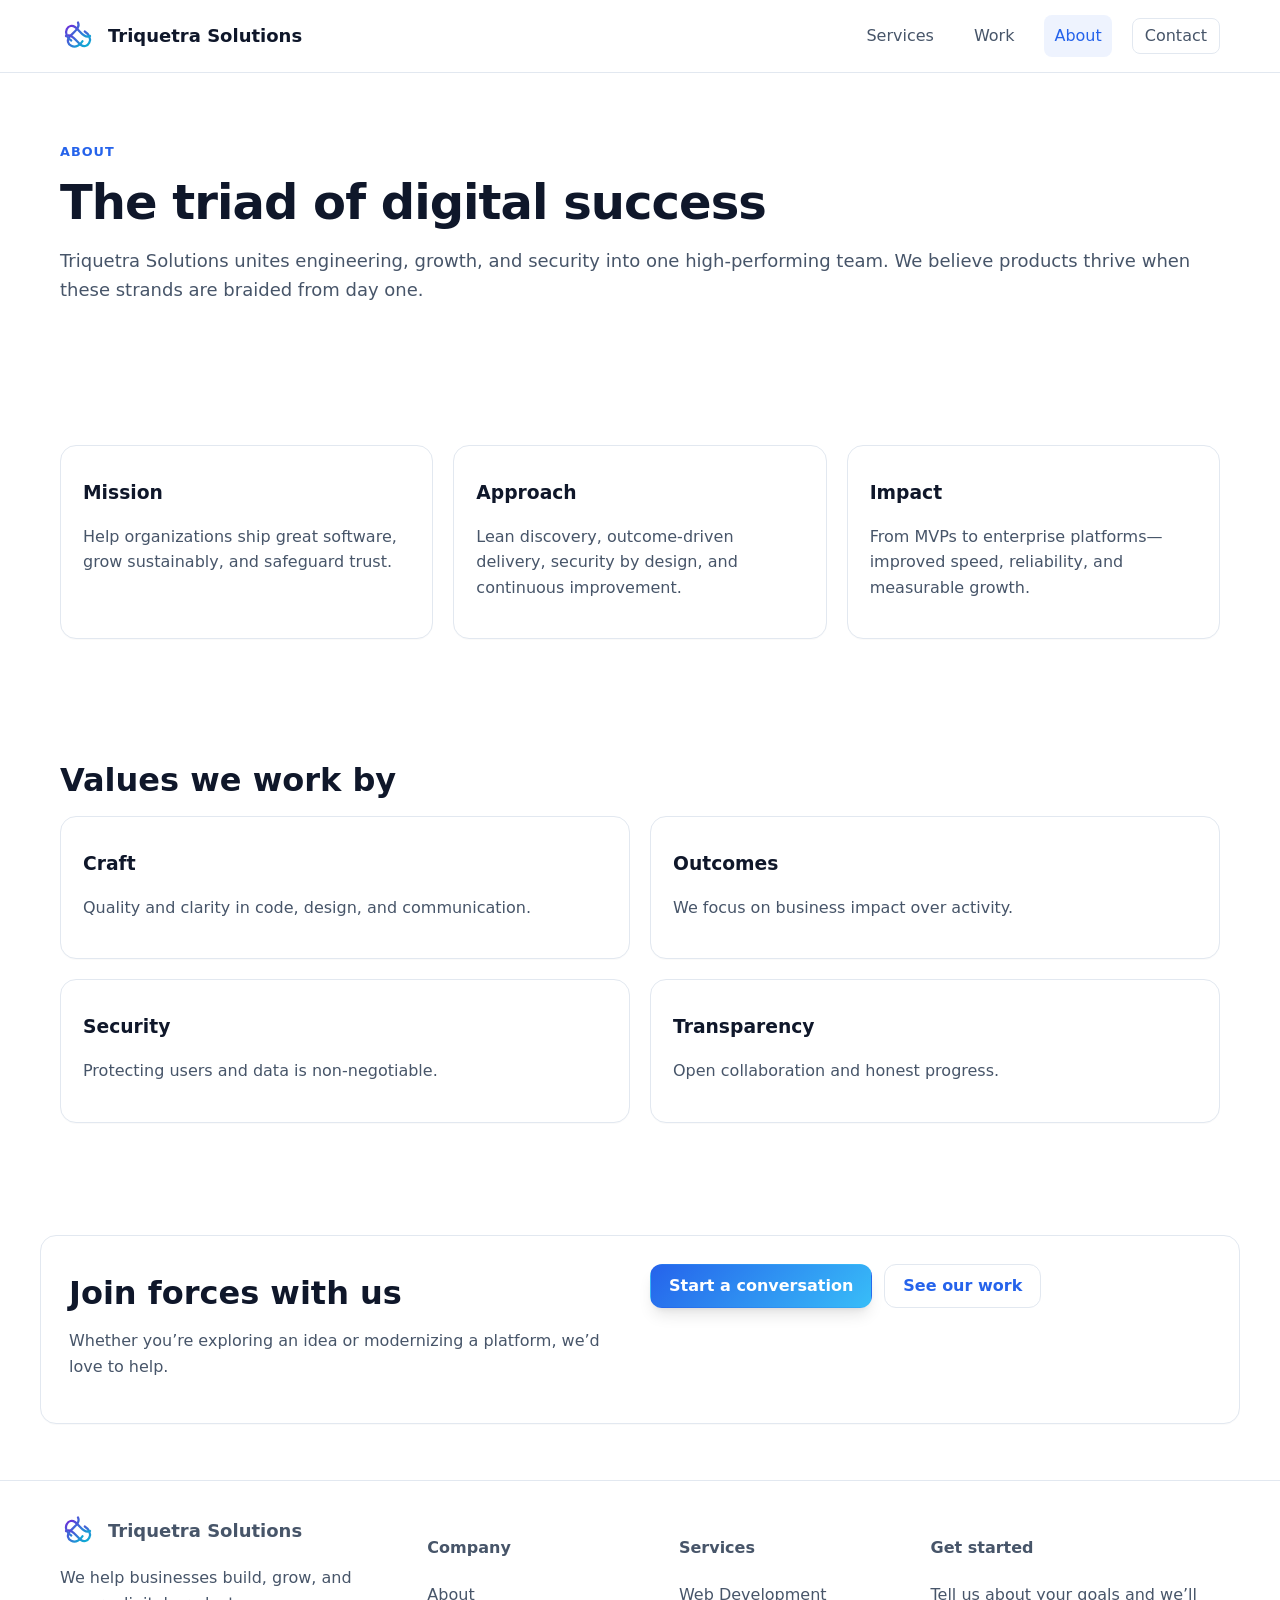
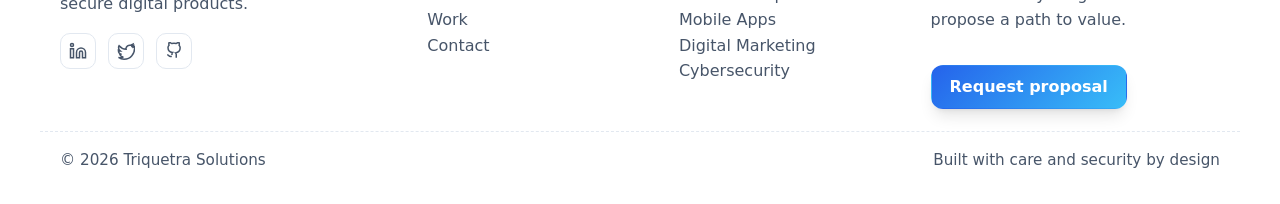
<file: about.html>
<!doctype html>
<html lang="en">
  <head>
    <meta charset="utf-8">
    <meta name="viewport" content="width=device-width, initial-scale=1">
    <title>About — Triquetra Solutions</title>
    <meta name="description" content="Learn about Triquetra Solutions—our mission, approach, and values across engineering, marketing, and security.">
    <link rel="icon" href="/assets/img/logo.svg" type="image/svg+xml">
    <link rel="stylesheet" href="/assets/css/styles.css">
  </head>
  <body>
    <header class="header">
      <div class="container navbar">
        <a class="brand" href="/">
          <img src="/assets/img/logo.svg" alt="Triquetra logo" class="brand-mark">
          <span>Triquetra Solutions</span>
        </a>
        <nav class="nav" aria-label="Primary">
          <a href="/services.html">Services</a>
          <a href="/work.html">Work</a>
          <a href="/about.html" aria-current="page">About</a>
          <a href="/contact.html" class="btn btn-secondary" style="height:36px;padding:0 12px;">Contact</a>
        </nav>
        <button class="menu-toggle" data-menu-toggle aria-label="Toggle menu" aria-expanded="false">
          <svg width="22" height="22" viewBox="0 0 24 24" fill="none" stroke="#334155" stroke-width="2" stroke-linecap="round"><path d="M3 6h18M3 12h18M3 18h18"/></svg>
        </button>
      </div>
      <div id="mobile-menu" class="mobile-menu" aria-label="Mobile navigation">
        <div class="nav">
          <a href="/services.html">Services</a>
          <a href="/work.html">Work</a>
          <a href="/about.html" aria-current="page">About</a>
          <a href="/contact.html">Contact</a>
        </div>
      </div>
    </header>

    <main>
      <section class="section">
        <div class="container">
          <p class="kicker reveal">About</p>
          <h1 class="h1 reveal" data-reveal-delay="80">The triad of digital success</h1>
          <p class="lead reveal" data-reveal-delay="140">Triquetra Solutions unites engineering, growth, and security into one high‑performing team. We believe products thrive when these strands are braided from day one.</p>
        </div>
      </section>

      <section class="section">
        <div class="container grid grid-3">
          <div class="card reveal">
            <h3>Mission</h3>
            <p class="subtle">Help organizations ship great software, grow sustainably, and safeguard trust.</p>
          </div>
          <div class="card reveal" data-reveal-delay="120">
            <h3>Approach</h3>
            <p class="subtle">Lean discovery, outcome‑driven delivery, security by design, and continuous improvement.</p>
          </div>
          <div class="card reveal" data-reveal-delay="240">
            <h3>Impact</h3>
            <p class="subtle">From MVPs to enterprise platforms—improved speed, reliability, and measurable growth.</p>
          </div>
        </div>
      </section>

      <section class="section">
        <div class="container">
          <h2 class="h2 reveal">Values we work by</h2>
          <div class="grid grid-2 mt-4">
            <div class="card reveal">
              <h3>Craft</h3>
              <p class="subtle">Quality and clarity in code, design, and communication.</p>
            </div>
            <div class="card reveal" data-reveal-delay="120">
              <h3>Outcomes</h3>
              <p class="subtle">We focus on business impact over activity.</p>
            </div>
            <div class="card reveal" data-reveal-delay="240">
              <h3>Security</h3>
              <p class="subtle">Protecting users and data is non‑negotiable.</p>
            </div>
            <div class="card reveal" data-reveal-delay="360">
              <h3>Transparency</h3>
              <p class="subtle">Open collaboration and honest progress.</p>
            </div>
          </div>
        </div>
      </section>

      <section class="section">
        <div class="container card" style="padding:28px;">
          <div class="grid grid-2">
            <div class="reveal">
              <h2 class="h2">Join forces with us</h2>
              <p class="subtle">Whether you’re exploring an idea or modernizing a platform, we’d love to help.</p>
            </div>
            <div class="btn-row reveal" data-reveal-delay="120">
              <a class="btn btn-primary" href="/contact.html">Start a conversation</a>
              <a class="btn btn-secondary" href="/work.html">See our work</a>
            </div>
          </div>
        </div>
      </section>
    </main>

    <footer class="footer">
      <div class="container footer-top">
        <div>
          <a class="brand" href="/">
            <img src="/assets/img/logo.svg" class="brand-mark" alt="Triquetra logo">
            <span>Triquetra Solutions</span>
          </a>
          <p class="mt-4 subtle">We help businesses build, grow, and secure digital products.</p>
          <div class="social mt-4">
            <a href="#" aria-label="LinkedIn"><svg width="18" height="18" viewBox="0 0 24 24" fill="none" stroke="#475569" stroke-width="2"><path d="M16 8a6 6 0 0 1 6 6v7h-4v-7a2 2 0 0 0-2-2 2 2 0 0 0-2 2v7h-4v-7a6 6 0 0 1 6-6z"/><rect x="2" y="9" width="4" height="12"/><circle cx="4" cy="4" r="2"/></svg></a>
            <a href="#" aria-label="Twitter"><svg width="18" height="18" viewBox="0 0 24 24" fill="none" stroke="#475569" stroke-width="2"><path d="M22 5c-1 .5-2 .8-3 .9 1-.6 2-1.7 2.3-2.9-1 .6-2.1 1.1-3.3 1.3A5 5 0 0 0 12 8.5c0 .4 0 .8.1 1.2C8.3 9.5 5 7.7 2.8 5c-.5.8-.7 1.7-.7 2.7 0 1.8.9 3.3 2.2 4.2-.9 0-1.7-.3-2.4-.7v.1c0 2.5 1.8 4.6 4.1 5.1-.4.1-.9.2-1.4.2-.3 0-.6 0-.8-.1.6 2 2.5 3.5 4.7 3.6A10 10 0 0 1 2 20.6 14 14 0 0 0 9.5 23c9 0 13.9-7.6 13.9-14.2v-.6A9.7 9.7 0 0 0 24 6c-.8.4-1.6.7-2.5.9z"/></svg></a>
            <a href="#" aria-label="GitHub"><svg width="18" height="18" viewBox="0 0 24 24" fill="none" stroke="#475569" stroke-width="2"><path d="M9 19c-4 1.5-4-2-6-2m12 4v-3.9a3.4 3.4 0 0 0-.9-2.6c3-.3 6.1-1.5 6.1-6.7a5.2 5.2 0 0 0-1.4-3.6 4.9 4.9 0 0 0-.1-3.6s-1.1-.3-3.6 1.4a12.3 12.3 0 0 0-6.2 0C6.6.3 5.5.6 5.5.6a4.9 4.9 0 0 0-.1 3.6A5.2 5.2 0 0 0 4 7.2c0 5.2 3.1 6.4 6.1 6.7-.4.4-.7 1-.8 1.6-.1.6 0 1.3 0 1.9"/></svg></a>
          </div>
        </div>
        <div>
          <h4>Company</h4>
          <ul class="subtle" style="list-style:none; padding:0; margin:10px 0 0;">
            <li><a href="/about.html" aria-current="page">About</a></li>
            <li><a href="/work.html">Work</a></li>
            <li><a href="/contact.html">Contact</a></li>
          </ul>
        </div>
        <div>
          <h4>Services</h4>
          <ul class="subtle" style="list-style:none; padding:0; margin:10px 0 0;">
            <li><a href="/services.html#web">Web Development</a></li>
            <li><a href="/services.html#mobile">Mobile Apps</a></li>
            <li><a href="/services.html#marketing">Digital Marketing</a></li>
            <li><a href="/services.html#cyber">Cybersecurity</a></li>
          </ul>
        </div>
        <div>
          <h4>Get started</h4>
          <p class="subtle">Tell us about your goals and we’ll propose a path to value.</p>
          <a class="btn btn-primary mt-4" href="/contact.html">Request proposal</a>
        </div>
      </div>
      <div class="container footer-bottom">
        <span>© <span id="year"></span> Triquetra Solutions</span>
        <span class="subtle">Built with care and security by design</span>
      </div>
    </footer>

    <script src="/assets/js/main.js" defer></script>
    <script>document.getElementById('year').textContent = new Date().getFullYear();</script>
  </body>
</html>
</file>
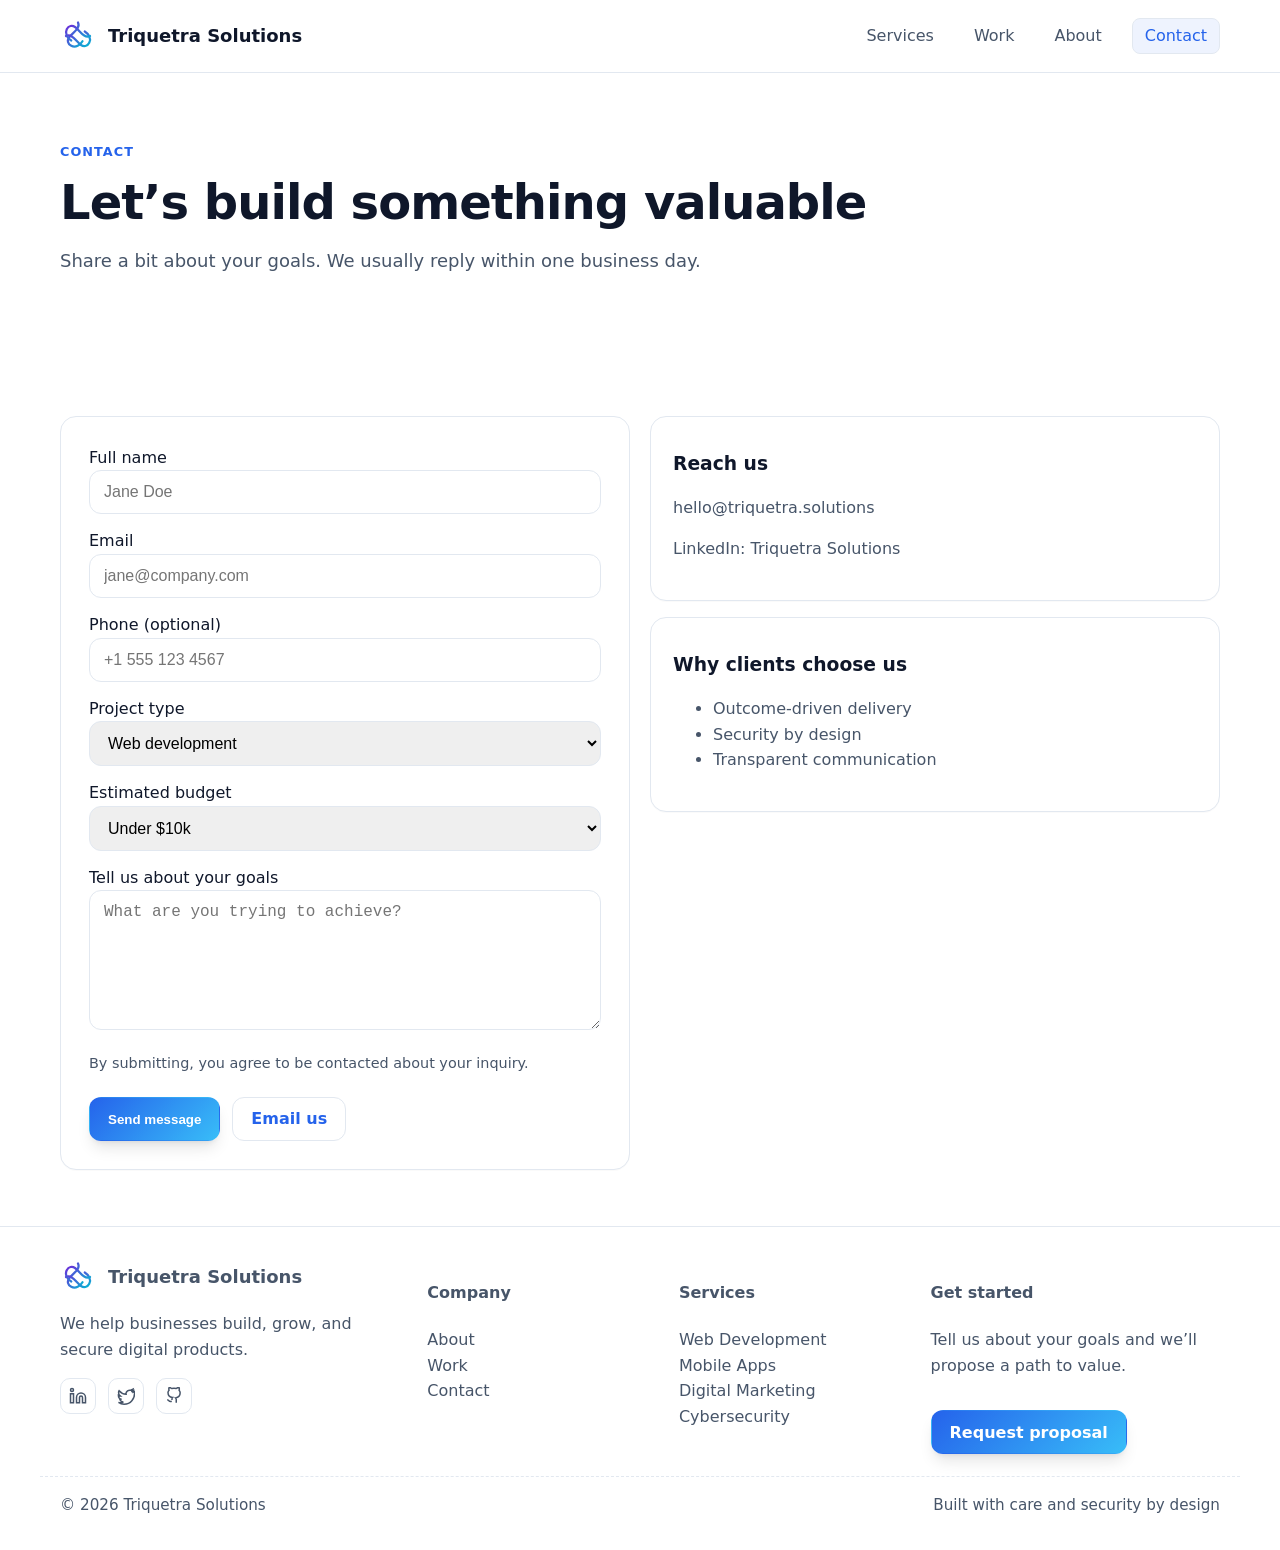
<file: contact.html>
<!doctype html>
<html lang="en">
  <head>
    <meta charset="utf-8">
    <meta name="viewport" content="width=device-width, initial-scale=1">
    <title>Contact — Triquetra Solutions</title>
    <meta name="description" content="Contact Triquetra Solutions to discuss your web, mobile, marketing, or cybersecurity needs.">
    <link rel="icon" href="/assets/img/logo.svg" type="image/svg+xml">
    <link rel="stylesheet" href="/assets/css/styles.css">
  </head>
  <body>
    <header class="header">
      <div class="container navbar">
        <a class="brand" href="/">
          <img src="/assets/img/logo.svg" alt="Triquetra logo" class="brand-mark">
          <span>Triquetra Solutions</span>
        </a>
        <nav class="nav" aria-label="Primary">
          <a href="/services.html">Services</a>
          <a href="/work.html">Work</a>
          <a href="/about.html">About</a>
          <a href="/contact.html" aria-current="page" class="btn btn-secondary" style="height:36px;padding:0 12px;">Contact</a>
        </nav>
        <button class="menu-toggle" data-menu-toggle aria-label="Toggle menu" aria-expanded="false">
          <svg width="22" height="22" viewBox="0 0 24 24" fill="none" stroke="#334155" stroke-width="2" stroke-linecap="round"><path d="M3 6h18M3 12h18M3 18h18"/></svg>
        </button>
      </div>
      <div id="mobile-menu" class="mobile-menu" aria-label="Mobile navigation">
        <div class="nav">
          <a href="/services.html">Services</a>
          <a href="/work.html">Work</a>
          <a href="/about.html">About</a>
          <a href="/contact.html" aria-current="page">Contact</a>
        </div>
      </div>
    </header>

    <main>
      <section class="section">
        <div class="container">
          <p class="kicker reveal">Contact</p>
          <h1 class="h1 reveal" data-reveal-delay="80">Let’s build something valuable</h1>
          <p class="lead reveal" data-reveal-delay="140">Share a bit about your goals. We usually reply within one business day.</p>
        </div>
      </section>

      <section class="section">
        <div class="container grid grid-2">
          <div class="card" style="padding:28px;">
            <form id="contact-form" action="mailto:hello@triquetra.solutions" method="post" class="form">
              <div>
                <label for="name">Full name</label>
                <input class="input" id="name" name="name" type="text" placeholder="Jane Doe" required>
              </div>
              <div>
                <label for="email">Email</label>
                <input class="input" id="email" name="email" type="email" placeholder="jane@company.com" required>
              </div>
              <div>
                <label for="phone">Phone (optional)</label>
                <input class="input" id="phone" name="phone" type="tel" placeholder="+1 555 123 4567">
              </div>
              <div>
                <label for="project">Project type</label>
                <select class="select" id="project" name="project">
                  <option>Web development</option>
                  <option>Mobile app</option>
                  <option>Digital marketing</option>
                  <option>Cybersecurity</option>
                  <option>Other</option>
                </select>
              </div>
              <div>
                <label for="budget">Estimated budget</label>
                <select class="select" id="budget" name="budget">
                  <option>Under $10k</option>
                  <option>$10k–$25k</option>
                  <option>$25k–$50k</option>
                  <option>$50k+</option>
                </select>
              </div>
              <div>
                <label for="message">Tell us about your goals</label>
                <textarea class="textarea" id="message" name="message" placeholder="What are you trying to achieve?" required></textarea>
              </div>
              <div class="helper">By submitting, you agree to be contacted about your inquiry.</div>
              <div class="btn-row mt-2">
                <button type="submit" class="btn btn-primary">Send message</button>
                <a class="btn btn-secondary" href="mailto:hello@triquetra.solutions">Email us</a>
              </div>
            </form>
          </div>
          <div>
            <div class="card reveal">
              <h3>Reach us</h3>
              <p class="subtle">hello@triquetra.solutions</p>
              <p class="subtle">LinkedIn: Triquetra Solutions</p>
            </div>
            <div class="card mt-4 reveal" data-reveal-delay="120">
              <h3>Why clients choose us</h3>
              <ul class="subtle">
                <li>Outcome‑driven delivery</li>
                <li>Security by design</li>
                <li>Transparent communication</li>
              </ul>
            </div>
          </div>
        </div>
      </section>
    </main>

    <footer class="footer">
      <div class="container footer-top">
        <div>
          <a class="brand" href="/">
            <img src="/assets/img/logo.svg" class="brand-mark" alt="Triquetra logo">
            <span>Triquetra Solutions</span>
          </a>
          <p class="mt-4 subtle">We help businesses build, grow, and secure digital products.</p>
          <div class="social mt-4">
            <a href="#" aria-label="LinkedIn"><svg width="18" height="18" viewBox="0 0 24 24" fill="none" stroke="#475569" stroke-width="2"><path d="M16 8a6 6 0 0 1 6 6v7h-4v-7a2 2 0 0 0-2-2 2 2 0 0 0-2 2v7h-4v-7a6 6 0 0 1 6-6z"/><rect x="2" y="9" width="4" height="12"/><circle cx="4" cy="4" r="2"/></svg></a>
            <a href="#" aria-label="Twitter"><svg width="18" height="18" viewBox="0 0 24 24" fill="none" stroke="#475569" stroke-width="2"><path d="M22 5c-1 .5-2 .8-3 .9 1-.6 2-1.7 2.3-2.9-1 .6-2.1 1.1-3.3 1.3A5 5 0 0 0 12 8.5c0 .4 0 .8.1 1.2C8.3 9.5 5 7.7 2.8 5c-.5.8-.7 1.7-.7 2.7 0 1.8.9 3.3 2.2 4.2-.9 0-1.7-.3-2.4-.7v.1c0 2.5 1.8 4.6 4.1 5.1-.4.1-.9.2-1.4.2-.3 0-.6 0-.8-.1.6 2 2.5 3.5 4.7 3.6A10 10 0 0 1 2 20.6 14 14 0 0 0 9.5 23c9 0 13.9-7.6 13.9-14.2v-.6A9.7 9.7 0 0 0 24 6c-.8.4-1.6.7-2.5.9z"/></svg></a>
            <a href="#" aria-label="GitHub"><svg width="18" height="18" viewBox="0 0 24 24" fill="none" stroke="#475569" stroke-width="2"><path d="M9 19c-4 1.5-4-2-6-2m12 4v-3.9a3.4 3.4 0 0 0-.9-2.6c3-.3 6.1-1.5 6.1-6.7a5.2 5.2 0 0 0-1.4-3.6 4.9 4.9 0 0 0-.1-3.6s-1.1-.3-3.6 1.4a12.3 12.3 0 0 0-6.2 0C6.6.3 5.5.6 5.5.6a4.9 4.9 0 0 0-.1 3.6A5.2 5.2 0 0 0 4 7.2c0 5.2 3.1 6.4 6.1 6.7-.4.4-.7 1-.8 1.6-.1.6 0 1.3 0 1.9"/></svg></a>
          </div>
        </div>
        <div>
          <h4>Company</h4>
          <ul class="subtle" style="list-style:none; padding:0; margin:10px 0 0;">
            <li><a href="/about.html">About</a></li>
            <li><a href="/work.html">Work</a></li>
            <li><a href="/contact.html" aria-current="page">Contact</a></li>
          </ul>
        </div>
        <div>
          <h4>Services</h4>
          <ul class="subtle" style="list-style:none; padding:0; margin:10px 0 0;">
            <li><a href="/services.html#web">Web Development</a></li>
            <li><a href="/services.html#mobile">Mobile Apps</a></li>
            <li><a href="/services.html#marketing">Digital Marketing</a></li>
            <li><a href="/services.html#cyber">Cybersecurity</a></li>
          </ul>
        </div>
        <div>
          <h4>Get started</h4>
          <p class="subtle">Tell us about your goals and we’ll propose a path to value.</p>
          <a class="btn btn-primary mt-4" href="/contact.html">Request proposal</a>
        </div>
      </div>
      <div class="container footer-bottom">
        <span>© <span id="year"></span> Triquetra Solutions</span>
        <span class="subtle">Built with care and security by design</span>
      </div>
    </footer>

    <script src="/assets/js/main.js" defer></script>
    <script>document.getElementById('year').textContent = new Date().getFullYear();</script>
  </body>
</html>
</file>
<file: assets/css/styles.css>
/* Triquetra Solutions - Core Styles */

:root {
  --color-primary: #2563eb; /* blue-600 */
  --color-accent: #38bdf8;  /* sky-400 */
  --color-primary-600: #1d4ed8; /* blue-700 */
  --color-text: #0f172a;    /* slate-900 */
  --color-muted: #475569;   /* slate-600 */
  --color-border: #e2e8f0;  /* slate-200 */
  --color-bg: #ffffff;
  --shadow-lg: 0 20px 25px -5px rgba(0,0,0,0.1), 0 8px 10px -6px rgba(0,0,0,0.1);
  --shadow-md: 0 10px 15px -3px rgba(0,0,0,0.1), 0 4px 6px -4px rgba(0,0,0,0.1);
  --radius-lg: 16px;
  --radius-md: 12px;
  --radius-sm: 8px;
  --container-width: 1200px;
}

/* Reset */
*, *::before, *::after {
  box-sizing: border-box;
}

html, body {
  height: 100%;
}

body {
  margin: 0;
  font-family: Inter, system-ui, -apple-system, Segoe UI, Roboto, Helvetica, Arial, "Apple Color Emoji", "Segoe UI Emoji";
  color: var(--color-text);
  background: var(--color-bg);
  line-height: 1.6;
  -webkit-font-smoothing: antialiased;
  -moz-osx-font-smoothing: grayscale;
}

img {
  max-width: 100%;
  display: block;
}

a {
  color: inherit;
  text-decoration: none;
}

.container {
  width: 100%;
  max-width: var(--container-width);
  margin: 0 auto;
  padding: 0 20px;
}

.section {
  padding: 56px 0;
}

.section-lg {
  padding: 88px 0;
}

/* Header */
.header {
  position: sticky;
  top: 0;
  z-index: 50;
  background: rgba(255,255,255,0.8);
  backdrop-filter: saturate(180%) blur(12px);
  border-bottom: 1px solid var(--color-border);
}

.navbar {
  display: flex;
  align-items: center;
  justify-content: space-between;
  gap: 16px;
  height: 72px;
}

.brand {
  display: flex;
  align-items: center;
  gap: 12px;
  font-weight: 800;
  font-size: 1.125rem;
}

.brand-mark {
  width: 36px;
  height: 36px;
}

.nav {
  display: flex;
  align-items: center;
  gap: 20px;
}

.nav a {
  color: var(--color-muted);
  font-weight: 500;
  padding: 8px 10px;
  border-radius: 8px;
  position: relative;
  transition: color .2s ease;
}

.nav a::after {
  content: "";
  position: absolute;
  left: 10px;
  right: 10px;
  bottom: 6px;
  height: 2px;
  background: linear-gradient(90deg, var(--color-primary), var(--color-accent));
  transform: scaleX(0);
  transform-origin: left;
  transition: transform .25s ease;
}

.nav a:hover {
  color: var(--color-text);
  background: #f8fafc;
}

.nav a:hover::after { transform: scaleX(1); }

.nav a.active,
.nav a[aria-current="page"] {
  color: var(--color-primary);
  background: rgba(37, 99, 235, 0.08);
}

.nav-cta {
  display: none;
}

.menu-toggle {
  display: none;
  border: 1px solid var(--color-border);
  background: #ffffff;
  padding: 10px 12px;
  border-radius: 10px;
}

/* Mobile menu */
.mobile-menu {
  display: none;
  position: absolute;
  top: 72px;
  left: 0;
  right: 0;
  background: #ffffff;
  border-bottom: 1px solid var(--color-border);
  box-shadow: var(--shadow-md);
}

.mobile-menu.open {
  display: block;
}

.mobile-menu .nav {
  flex-direction: column;
  padding: 12px;
}

/* Hero */
.hero {
  background: radial-gradient(1200px 600px at 80% -10%, rgba(56,189,248,0.28), rgba(255,255,255,0)),
              radial-gradient(1200px 600px at -10% 0%, rgba(37,99,235,0.28), rgba(255,255,255,0));
  background-size: 200% 200%;
  background-position: 0% 50%;
  animation: gradientShift 14s ease-in-out infinite alternate;
}

.hero-inner {
  display: grid;
  grid-template-columns: 1.1fr 0.9fr;
  gap: 40px;
  align-items: center;
}

.badge {
  display: inline-flex;
  align-items: center;
  gap: 8px;
  padding: 6px 10px;
  border: 1px solid var(--color-border);
  border-radius: 999px;
  background: #ffffff;
  color: var(--color-muted);
  font-size: 0.875rem;
}

.h1 {
  font-size: 3rem;
  line-height: 1.1;
  letter-spacing: -0.02em;
  margin: 14px 0 16px;
}

.lead {
  font-size: 1.125rem;
  color: var(--color-muted);
  margin-bottom: 28px;
}

.btn-row {
  display: flex;
  gap: 12px;
  flex-wrap: wrap;
}

.btn {
  display: inline-flex;
  align-items: center;
  justify-content: center;
  gap: 10px;
  height: 44px;
  padding: 0 18px;
  border-radius: 12px;
  font-weight: 600;
  border: 1px solid transparent;
  cursor: pointer;
  transition: transform .2s ease, box-shadow .2s ease, background .3s ease;
}

.btn-primary {
  color: #ffffff;
  background: linear-gradient(135deg, var(--color-primary), var(--color-accent));
  box-shadow: var(--shadow-md);
}

.btn-primary:hover {
  transform: translateY(-2px);
  box-shadow: var(--shadow-lg);
}

.btn-secondary {
  color: var(--color-primary);
  background: #ffffff;
  border-color: var(--color-border);
}

.kicker {
  color: var(--color-primary);
  font-weight: 700;
  letter-spacing: 0.08em;
  text-transform: uppercase;
  font-size: 0.8rem;
}

.h2 {
  font-size: 2rem;
  line-height: 1.2;
  margin: 10px 0 12px;
}

.subtle {
  color: var(--color-muted);
}

/* Cards & grids */
.grid {
  display: grid;
  gap: 20px;
}

.grid-3 {
  grid-template-columns: repeat(3, minmax(0, 1fr));
}

.grid-2 {
  grid-template-columns: repeat(2, minmax(0, 1fr));
}

.card {
  background: #ffffff;
  border: 1px solid var(--color-border);
  border-radius: var(--radius-lg);
  padding: 22px;
  box-shadow: 0 1px 0 rgba(0,0,0,0.02);
  transition: transform .3s ease, box-shadow .3s ease;
}

.card:hover {
  box-shadow: var(--shadow-md);
  transform: translateY(-4px);
}

.card h3 {
  margin: 10px 0 6px;
}

.card p {
  color: var(--color-muted);
}

.icon {
  width: 36px;
  height: 36px;
  border-radius: 10px;
  display: inline-grid;
  place-items: center;
  background: rgba(37,99,235,0.08);
  color: var(--color-primary);
}

/* Showcase */
.showcase {
  border: 1px solid var(--color-border);
  border-radius: var(--radius-lg);
  overflow: hidden;
  transition: transform .3s ease, box-shadow .3s ease;
}

.showcase:hover { transform: translateY(-4px); box-shadow: var(--shadow-md); }

.showcase img {
  width: 100%;
  height: 300px;
  object-fit: cover;
}

.showcase-body {
  padding: 18px;
}

/* Footer */
.footer {
  border-top: 1px solid var(--color-border);
  padding: 32px 0;
  color: var(--color-muted);
}

.footer .footer-top {
  display: grid;
  grid-template-columns: 1.2fr 0.8fr 0.8fr 1fr;
  gap: 20px;
  padding-bottom: 22px;
}

.footer a:hover { color: var(--color-text); }

.footer-bottom {
  display: flex;
  justify-content: space-between;
  align-items: center;
  border-top: 1px dashed var(--color-border);
  padding-top: 16px;
  font-size: 0.95rem;
}

.social {
  display: flex;
  gap: 12px;
}

.social a {
  display: inline-flex;
  align-items: center;
  justify-content: center;
  width: 36px;
  height: 36px;
  border: 1px solid var(--color-border);
  border-radius: 10px;
}

/* Forms */
.form {
  display: grid;
  gap: 14px;
}

.input, .textarea, .select {
  width: 100%;
  border: 1px solid var(--color-border);
  border-radius: 12px;
  padding: 12px 14px;
  font-size: 1rem;
  transition: border-color .2s ease, box-shadow .2s ease;
}

.input:focus, .textarea:focus, .select:focus {
  outline: none;
  border-color: rgba(37,99,235,0.5);
  box-shadow: 0 0 0 4px rgba(37,99,235,0.12);
}

.textarea { min-height: 140px; resize: vertical; }

.helper { font-size: 0.9rem; color: var(--color-muted); }

/* Utilities */
.m-0 { margin: 0; }
.mt-2 { margin-top: 8px; }
.mt-4 { margin-top: 16px; }
.mt-6 { margin-top: 24px; }
.mt-8 { margin-top: 32px; }
.mt-10 { margin-top: 40px; }
.mb-2 { margin-bottom: 8px; }
.mb-4 { margin-bottom: 16px; }
.mb-6 { margin-bottom: 24px; }
.mb-8 { margin-bottom: 32px; }
.center { text-align: center; }
.muted { color: var(--color-muted); }

.row { display: flex; gap: 14px; flex-wrap: wrap; }

.badge-row { display: flex; gap: 10px; flex-wrap: wrap; }

.pill {
  display: inline-flex;
  align-items: center;
  gap: 6px;
  padding: 6px 10px;
  border: 1px solid var(--color-border);
  border-radius: 999px;
  font-size: 0.9rem;
  color: var(--color-muted);
}

/* Animations */
@keyframes gradientShift {
  0% { background-position: 0% 50%; }
  100% { background-position: 100% 50%; }
}

@keyframes floatY {
  0% { transform: translateY(0); }
  50% { transform: translateY(-6px); }
  100% { transform: translateY(0); }
}

.float { animation: floatY 6s ease-in-out infinite; }

.reveal { opacity: 0; transform: translateY(10px); transition: opacity .6s ease, transform .6s ease; }
.reveal.in { opacity: 1; transform: translateY(0); }

/* Responsive */
@media (max-width: 960px) {
  .nav { display: none; }
  .nav-cta { display: none; }
  .menu-toggle { display: inline-flex; }

  .hero-inner {
    grid-template-columns: 1fr;
  }

  .grid-3 { grid-template-columns: 1fr 1fr; }
  .grid-2 { grid-template-columns: 1fr; }
  .footer .footer-top { grid-template-columns: 1fr 1fr; }
}

@media (max-width: 640px) {
  .grid-3 { grid-template-columns: 1fr; }
  .h1 { font-size: 2.25rem; }
  .h2 { font-size: 1.6rem; }
}
</file>
